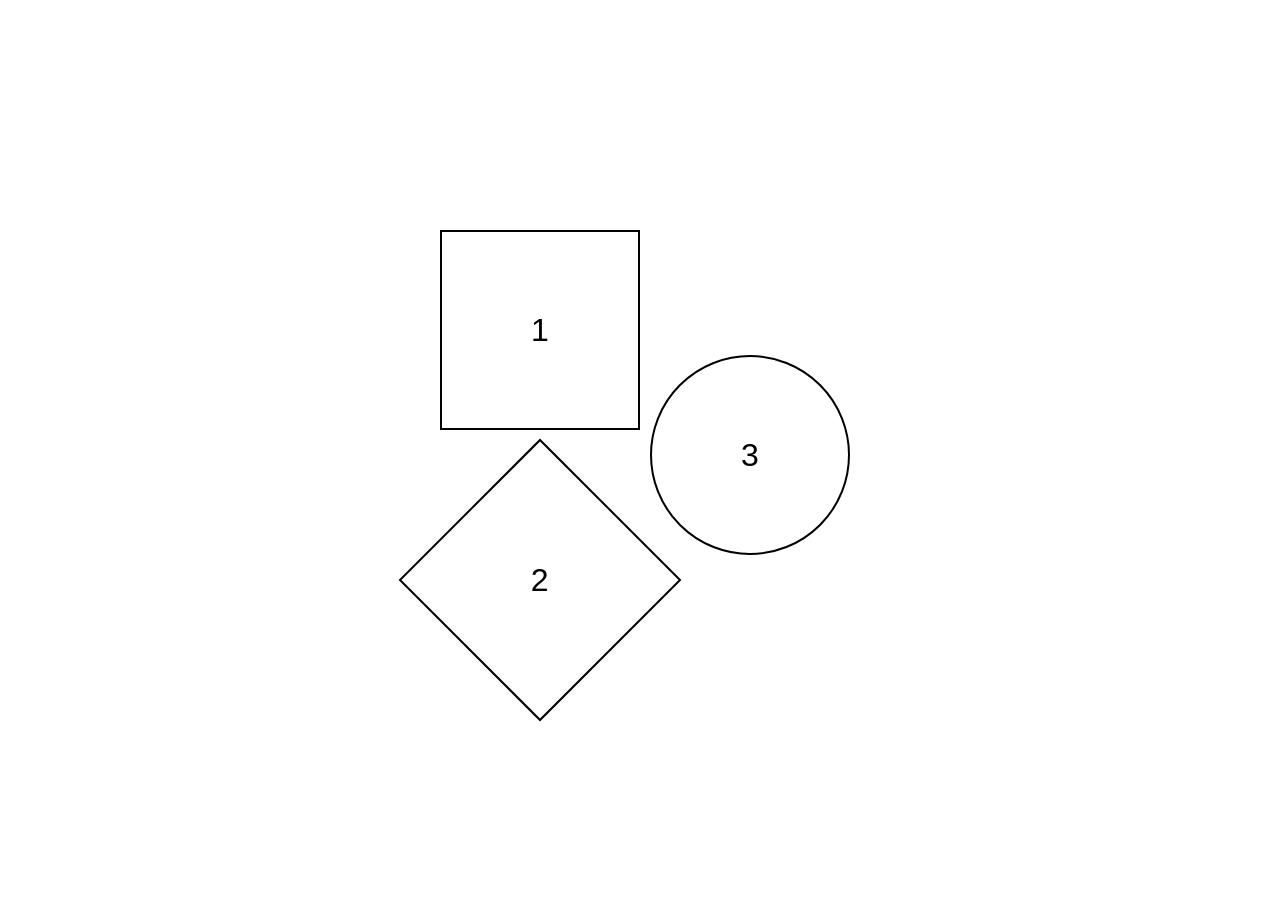
<file: index.html>
<!DOCTYPE html>
<html lang="en">
<head>
    <meta charset="UTF-8">
    <meta name="viewport" content="width=device-width, initial-scale=1.0">
    <title>Shapes Game</title>
    <link rel="stylesheet" href="style.css">
</head>
<body>
    <div id="main">
        <div id="box1">
            <div id ="square" class="shape"><h1>1</h1></div>
            <div id = "diamond" class="shape"><h1>2</h1></div>
        </div>
        <div id = "circle" class="shape"><h1>3</h1></div>
    </div>
</body>
</html>
</file>
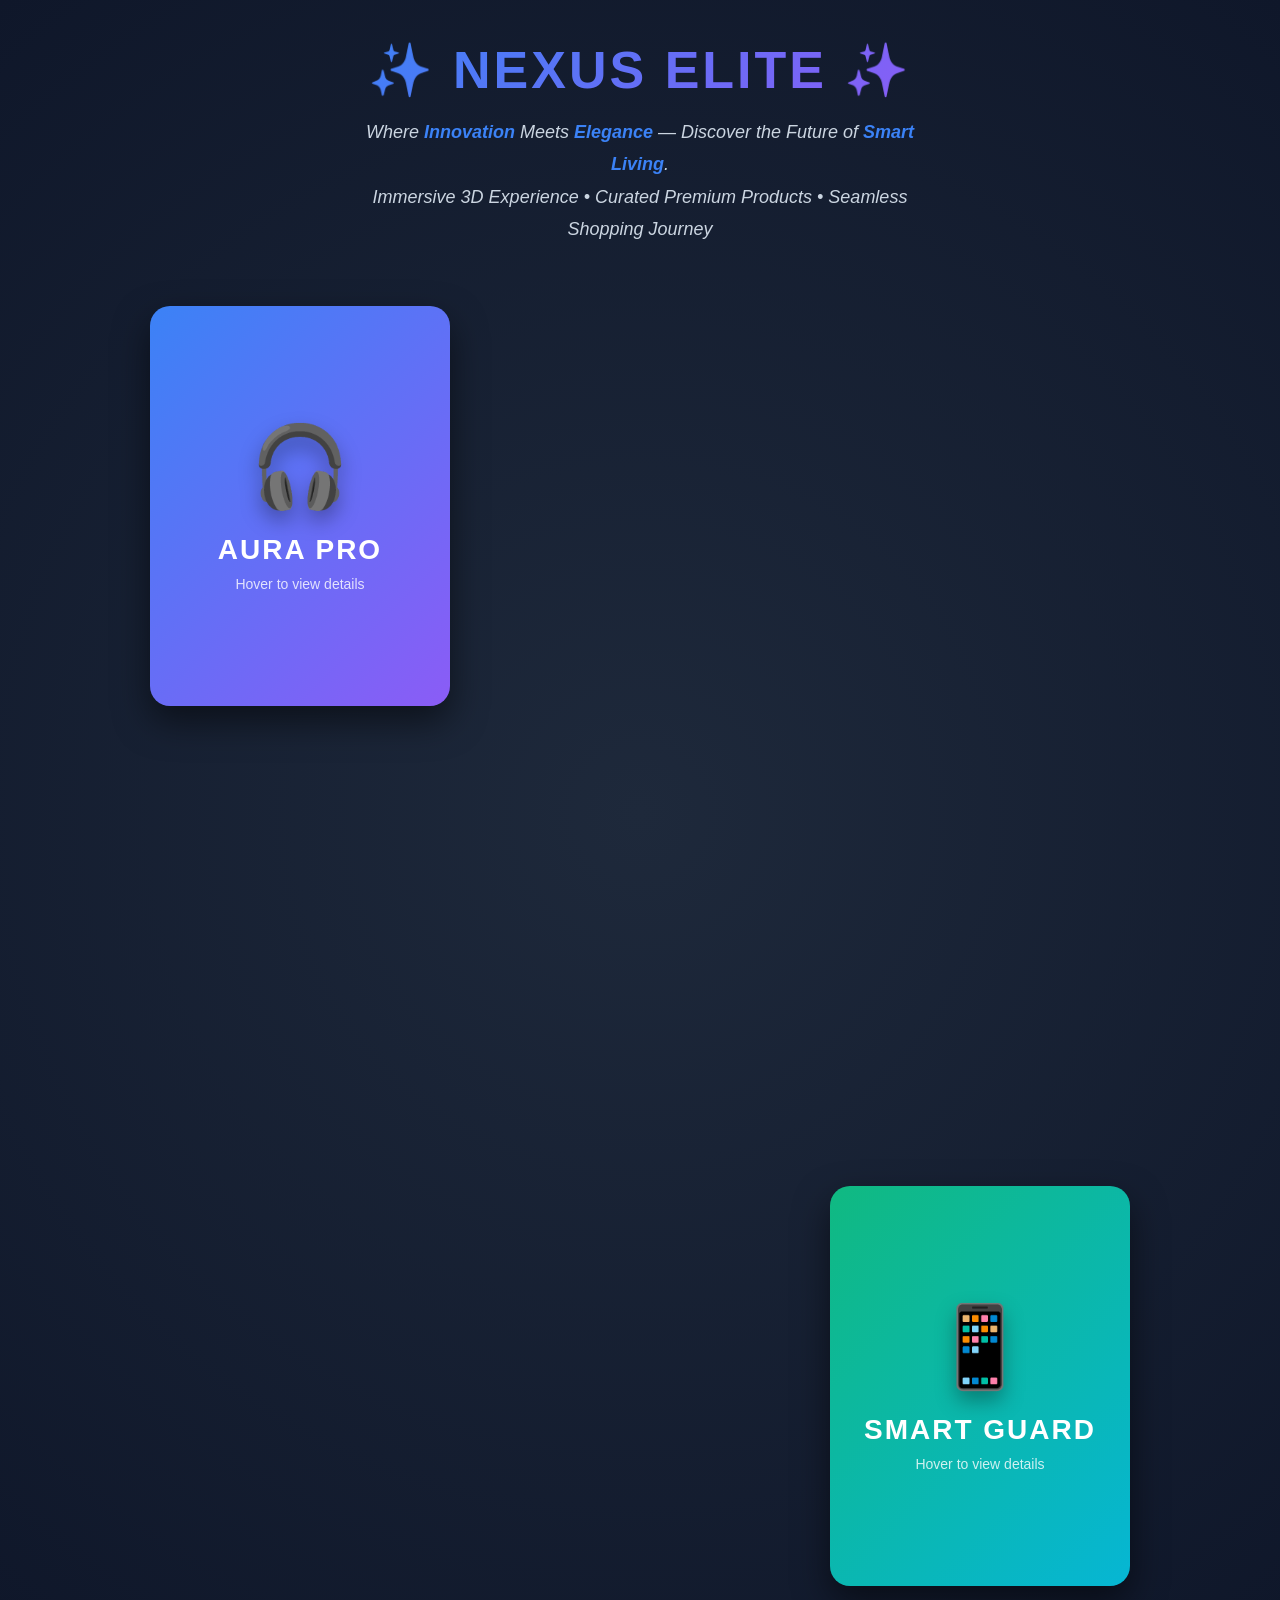
<file: flipcard.html>
<!DOCTYPE html>
<html lang="en">
<head>
    <meta charset="UTF-8">
    <meta name="viewport" content="width=device-width, initial-scale=1.0">
    <title>3D Product Showcase</title>
    <style>
        * {
            margin: 0;
            padding: 0;
            box-sizing: border-box;
            font-family: 'Segoe UI', Tahoma, Geneva, Verdana, sans-serif;
        }

        body {
            min-height: 100vh;
            display: flex;
            flex-direction: column;
            align-items: center;
            justify-content: center;
            background: radial-gradient(circle at center, #1e293b, #0f172a);
            color: #ffffff;
            padding: 40px 20px;
        }

        .header-section {
            text-align: center;
            margin-bottom: 60px;
            animation: fadeInDown 1s ease-out;
        }

        .main-title {
            font-size: 52px;
            font-weight: 800;
            letter-spacing: 3px;
            margin-bottom: 15px;
            background: linear-gradient(135deg, #3b82f6, #8b5cf6, #f43f5e, #10b981);
            background-size: 300% 300%;
            -webkit-background-clip: text;
            -webkit-text-fill-color: transparent;
            background-clip: text;
            animation: gradientShift 8s ease infinite, textBounce 2s ease-in-out infinite;
        }

        .subtitle {
            font-size: 18px;
            color: #cbd5e1;
            max-width: 600px;
            line-height: 1.8;
            margin: 0 auto;
            animation: fadeInUp 1.2s ease-out;
            font-style: italic;
        }

        .subtitle span {
            color: #3b82f6;
            font-weight: 600;
        }

        @keyframes fadeInDown {
            from {
                opacity: 0;
                transform: translateY(-30px);
            }
            to {
                opacity: 1;
                transform: translateY(0);
            }
        }

        @keyframes fadeInUp {
            from {
                opacity: 0;
                transform: translateY(30px);
            }
            to {
                opacity: 1;
                transform: translateY(0);
            }
        }

        @keyframes gradientShift {
            0% {
                background-position: 0% 50%;
            }
            50% {
                background-position: 100% 50%;
            }
            100% {
                background-position: 0% 50%;
            }
        }

        @keyframes textBounce {
            0%, 100% {
                transform: translateY(0);
            }
            50% {
                transform: translateY(-10px);
            }
        }

        .showcase {
            display: flex;
            gap: 40px;
            flex-wrap: wrap;
            justify-content: center;
            max-width: 1200px;
        }

        .card-container {
            width: 300px;
            height: 400px;
            perspective: 1000px;
            cursor: pointer;
        }

        .card-inner {
            width: 100%;
            height: 100%;
            position: relative;
            transition: transform 0.8s cubic-bezier(0.175, 0.885, 0.32, 1.275);
            transform-style: preserve-3d;
        }

        .card-container:hover .card-inner {
            transform: rotateY(180deg) translateY(-10px);
        }

        .card-front, .card-back {
            width: 100%;
            height: 100%;
            position: absolute;
            backface-visibility: hidden;
            border-radius: 20px;
            display: flex;
            flex-direction: column;
            align-items: center;
            justify-content: center;
            padding: 30px;
            box-shadow: 0 15px 35px rgba(0, 0, 0, 0.5);
        }

        .theme-1 .card-front { background: linear-gradient(135deg, #3b82f6, #8b5cf6); }
        .theme-2 .card-front { background: linear-gradient(135deg, #f43f5e, #fb923c); }
        .theme-3 .card-front { background: linear-gradient(135deg, #10b981, #06b6d4); }

        .product-icon {
            font-size: 80px;
            margin-bottom: 20px;
            filter: drop-shadow(0 10px 10px rgba(0,0,0,0.3));
            transition: transform 0.3s;
        }

        .card-container:hover .product-icon {
            transform: scale(1.1);
        }

        .card-front h2 {
            font-size: 28px;
            font-weight: 700;
            letter-spacing: 2px;
            text-transform: uppercase;
            text-align: center;
        }

        .card-front p {
            margin-top: 10px;
            font-size: 14px;
            color: rgba(255, 255, 255, 0.8);
        }

        .card-back {
            background-color: #1e293b;
            transform: rotateY(180deg);
            border: 2px solid transparent;
        }

        .theme-1 .card-back { border-color: #8b5cf6; }
        .theme-2 .card-back { border-color: #f43f5e; }
        .theme-3 .card-back { border-color: #10b981; }

        .card-back h3 {
            font-size: 22px;
            margin-bottom: 15px;
        }

        .theme-1 .card-back h3 { color: #8b5cf6; }
        .theme-2 .card-back h3 { color: #f43f5e; }
        .theme-3 .card-back h3 { color: #10b981; }

        .details {
            font-size: 14px;
            line-height: 1.6;
            text-align: center;
            color: #cbd5e1;
            margin-bottom: 30px;
        }

        .btn {
            color: white;
            border: none;
            padding: 12px 25px;
            border-radius: 30px;
            font-size: 16px;
            font-weight: 600;
            cursor: pointer;
            transition: transform 0.2s, filter 0.3s;
        }

        .theme-1 .btn { background-color: #8b5cf6; }
        .theme-2 .btn { background-color: #f43f5e; }
        .theme-3 .btn { background-color: #10b981; }

        .btn:hover {
            transform: scale(1.05);
            filter: brightness(1.2);
        }
    </style>
</head>
<body>
    <div class="header-section">
        <h1 class="main-title">✨ NEXUS ELITE ✨</h1>
        <p class="subtitle">
            Where <span>Innovation</span> Meets <span>Elegance</span> — Discover the Future of 
            <span>Smart Living</span>. 
            <br>
            Immersive 3D Experience • Curated Premium Products • Seamless Shopping Journey
        </p>
    </div>

    <div class="showcase">
        <div class="card-container theme-1">
            <div class="card-inner">
                <div class="card-front">
                    <div class="product-icon">🎧</div>
                    <h2>Aura Pro</h2>
                    <p>Hover to view details</p>
                </div>
                <div class="card-back">
                    <h3>Product Details</h3>
                    <p class="details">
                        Experience studio-quality sound with next-generation active noise cancellation and a 40-hour battery life.
                    </p>
                    <button class="btn">Add to Cart - $199</button>
                </div>
            </div>
        </div>

        <div class="card-container theme-2">
            <div class="card-inner">
                <div class="card-front">
                    <div class="product-icon">⌚</div>
                    <h2>Nova Fit</h2>
                    <p>Hover to view details</p>
                </div>
                <div class="card-back">
                    <h3>Product Details</h3>
                    <p class="details">
                        Track your fitness journey with precision. Features advanced biometrics, GPS, and an OLED display.
                    </p>
                    <button class="btn">Add to Cart - $249</button>
                </div>
            </div>
        </div>

        <div class="card-container theme-3">
            <div class="card-inner">
                <div class="card-front">
                    <div class="product-icon">📸</div>
                    <h2>Eco Lens</h2>
                    <p>Hover to view details</p>
                </div>
                <div class="card-back">
                    <h3>Product Details</h3>
                    <p class="details">
                        Capture the world in stunning 4K. Built with sustainable materials and an ultra-wide angle lens.
                    </p>
                    <button class="btn">Add to Cart - $599</button>
                </div>
            </div>
        </div>

        <div class="card-container theme-1">
            <div class="card-inner">
                <div class="card-front">
                    <div class="product-icon">⌨️</div>
                    <h2>Pulse Key</h2>
                    <p>Hover to view details</p>
                </div>
                <div class="card-back">
                    <h3>Product Details</h3>
                    <p class="details">
                        Mechanical keyboard with RGB lighting. Lightning-fast switches with 8000Hz polling rate for gamers.
                    </p>
                    <button class="btn">Add to Cart - $149</button>
                </div>
            </div>
        </div>

        <div class="card-container theme-2">
            <div class="card-inner">
                <div class="card-front">
                    <div class="product-icon">🖱️</div>
                    <h2>Glide Max</h2>
                    <p>Hover to view details</p>
                </div>
                <div class="card-back">
                    <h3>Product Details</h3>
                    <p class="details">
                        Ultra-responsive gaming mouse with adjustable DPI up to 25,600. Wireless with 100-hour battery.
                    </p>
                    <button class="btn">Add to Cart - $79</button>
                </div>
            </div>
        </div>

        <div class="card-container theme-3">
            <div class="card-inner">
                <div class="card-front">
                    <div class="product-icon">🎮</div>
                    <h2>Nexus Pro</h2>
                    <p>Hover to view details</p>
                </div>
                <div class="card-back">
                    <h3>Product Details</h3>
                    <p class="details">
                        Next-gen gaming controller with haptic feedback and adaptive triggers. Compatible with all platforms.
                    </p>
                    <button class="btn">Add to Cart - $89</button>
                </div>
            </div>
        </div>

        <div class="card-container theme-1">
            <div class="card-inner">
                <div class="card-front">
                    <div class="product-icon">💻</div>
                    <h2>Apex Desk</h2>
                    <p>Hover to view details</p>
                </div>
                <div class="card-back">
                    <h3>Product Details</h3>
                    <p class="details">
                        Electric standing desk with memory presets. Anti-collision technology and ultra-smooth height adjustment.
                    </p>
                    <button class="btn">Add to Cart - $399</button>
                </div>
            </div>
        </div>

        <div class="card-container theme-2">
            <div class="card-inner">
                <div class="card-front">
                    <div class="product-icon">🔌</div>
                    <h2>Volt Hub</h2>
                    <p>Hover to view details</p>
                </div>
                <div class="card-back">
                    <h3>Product Details</h3>
                    <p class="details">
                        Fast-charging hub with 6 USB ports. Supports 100W power delivery with intelligent charging technology.
                    </p>
                    <button class="btn">Add to Cart - $49</button>
                </div>
            </div>
        </div>

        <div class="card-container theme-3">
            <div class="card-inner">
                <div class="card-front">
                    <div class="product-icon">📱</div>
                    <h2>Smart Guard</h2>
                    <p>Hover to view details</p>
                </div>
                <div class="card-back">
                    <h3>Product Details</h3>
                    <p class="details">
                        Premium glass screen protector with anti-glare technology. Fits all modern smartphones with easy installation.
                    </p>
                    <button class="btn">Add to Cart - $19</button>
                </div>
            </div>
        </div>
    </div>
</body>
</html>
</file>
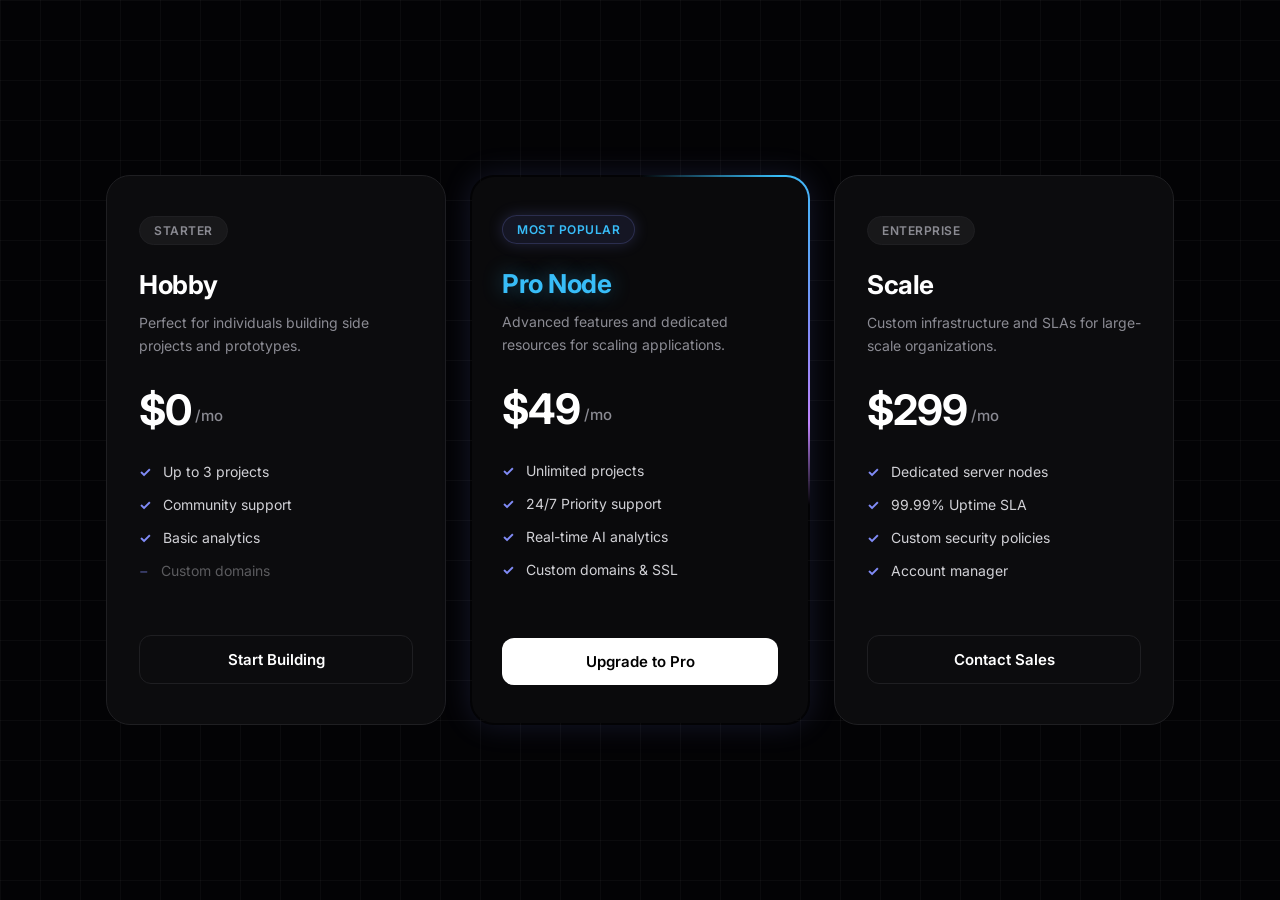
<file: GlowingBorder.html>
<!DOCTYPE html>
<html lang="en">
<head>
    <meta charset="UTF-8">
    <meta name="viewport" content="width=device-width, initial-scale=1.0">
    <title>Next-Gen Pricing Cards</title>
    <style>
        @import url('https://fonts.googleapis.com/css2?family=Inter:wght@300;400;500;600;700&display=swap');

        :root {
            --bg-color: #030305;
            --card-bg: #0c0c0e;
            --card-border: #1f1f22;
            --text-primary: #ffffff;
            --text-secondary: #8b8b93;
            --glow-color-1: #38bdf8;
            --glow-color-2: #818cf8;
            --glow-color-3: #c084fc;
        }

        * {
            margin: 0;
            padding: 0;
            box-sizing: border-box;
            font-family: 'Inter', sans-serif;
        }

        body {
            min-height: 100vh;
            display: flex;
            align-items: center;
            justify-content: center;
            background-color: var(--bg-color);
            color: var(--text-primary);
            padding: 40px 20px;
            /* Subtle modern grid background */
            background-image: 
                linear-gradient(rgba(255, 255, 255, 0.03) 1px, transparent 1px),
                linear-gradient(90deg, rgba(255, 255, 255, 0.03) 1px, transparent 1px);
            background-size: 40px 40px;
        }

        .pricing-container {
            display: flex;
            gap: 24px;
            flex-wrap: wrap;
            justify-content: center;
            max-width: 1200px;
            width: 100%;
        }

        /* Base Card Styling */
        .card {
            width: 100%;
            max-width: 340px;
            background-color: var(--card-bg);
            border: 1px solid var(--card-border);
            border-radius: 24px;
            padding: 40px 32px;
            display: flex;
            flex-direction: column;
            transition: transform 0.4s ease, box-shadow 0.4s ease;
            position: relative;
        }

        .card:hover {
            transform: translateY(-8px);
            box-shadow: 0 20px 40px rgba(0, 0, 0, 0.4);
        }

        /* The Highlighted Animated Glow Card */
        .card-premium-wrapper {
            position: relative;
            width: 100%;
            max-width: 340px;
            border-radius: 24px;
            padding: 2px; /* This padding creates the border thickness */
            overflow: hidden;
            display: flex;
            transition: transform 0.4s ease, box-shadow 0.4s ease;
            box-shadow: 0 0 30px rgba(129, 140, 248, 0.15);
        }

        .card-premium-wrapper:hover {
            transform: translateY(-8px);
            box-shadow: 0 0 50px rgba(129, 140, 248, 0.3);
        }

        /* Rotating Gradient */
        .card-premium-wrapper::before {
            content: "";
            position: absolute;
            top: -50%;
            left: -50%;
            width: 200%;
            height: 200%;
            background: conic-gradient(
                transparent, 
                var(--glow-color-1), 
                var(--glow-color-2), 
                var(--glow-color-3), 
                transparent 30%
            );
            animation: rotate-border 4s linear infinite;
        }

        @keyframes rotate-border {
            0% { transform: rotate(0deg); }
            100% { transform: rotate(360deg); }
        }

        /* Inner Premium Card masking the gradient center */
        .card-premium-inner {
            background-color: #0a0a0c;
            border-radius: 22px;
            padding: 38px 30px;
            width: 100%;
            display: flex;
            flex-direction: column;
            z-index: 2;
        }

        .tag {
            align-self: flex-start;
            padding: 6px 14px;
            border-radius: 20px;
            font-size: 12px;
            font-weight: 600;
            letter-spacing: 0.5px;
            text-transform: uppercase;
            margin-bottom: 24px;
        }

        .tag-basic {
            background: rgba(255, 255, 255, 0.05);
            color: var(--text-secondary);
            border: 1px solid var(--card-border);
        }

        .tag-premium {
            background: rgba(129, 140, 248, 0.1);
            color: var(--glow-color-1);
            border: 1px solid rgba(129, 140, 248, 0.2);
            box-shadow: 0 0 15px rgba(129, 140, 248, 0.2);
        }

        .title {
            font-size: 26px;
            font-weight: 700;
            margin-bottom: 12px;
            letter-spacing: -0.5px;
        }

        .premium-text {
            color: var(--glow-color-1);
            text-shadow: 0 0 20px rgba(56, 189, 248, 0.4);
        }

        .description {
            color: var(--text-secondary);
            font-size: 14px;
            line-height: 1.6;
            margin-bottom: 32px;
            min-height: 44px;
        }

        .price-container {
            margin-bottom: 32px;
            display: flex;
            align-items: flex-end;
            gap: 4px;
        }

        .price {
            font-size: 42px;
            font-weight: 700;
            line-height: 1;
            letter-spacing: -1px;
        }

        .interval {
            color: var(--text-secondary);
            font-size: 15px;
            font-weight: 500;
            padding-bottom: 6px;
        }

        .features-list {
            list-style: none;
            margin-bottom: 40px;
            flex-grow: 1;
        }

        .feature-item {
            display: flex;
            align-items: center;
            gap: 12px;
            font-size: 14px;
            color: #d1d1d6;
            margin-bottom: 16px;
        }

        .check-icon {
            color: var(--glow-color-2);
            font-size: 14px;
            font-weight: bold;
        }

        .btn {
            width: 100%;
            padding: 14px 0;
            border-radius: 12px;
            font-size: 15px;
            font-weight: 600;
            text-align: center;
            text-decoration: none;
            transition: all 0.3s ease;
            cursor: pointer;
            border: none;
        }

        .btn-outline {
            background: transparent;
            color: var(--text-primary);
            border: 1px solid var(--card-border);
        }

        .btn-outline:hover {
            background: rgba(255, 255, 255, 0.05);
            border-color: #3f3f46;
        }

        .btn-filled {
            background: var(--text-primary);
            color: #000000;
        }

        .btn-filled:hover {
            transform: scale(1.02);
            box-shadow: 0 10px 20px rgba(255, 255, 255, 0.1);
        }
    </style>
</head>
<body>

    <div class="pricing-container">
        
        <!-- Standard Card -->
        <div class="card">
            <span class="tag tag-basic">Starter</span>
            <h2 class="title">Hobby</h2>
            <p class="description">Perfect for individuals building side projects and prototypes.</p>
            
            <div class="price-container">
                <span class="price">$0</span>
                <span class="interval">/mo</span>
            </div>

            <ul class="features-list">
                <li class="feature-item"><span class="check-icon">✓</span> Up to 3 projects</li>
                <li class="feature-item"><span class="check-icon">✓</span> Community support</li>
                <li class="feature-item"><span class="check-icon">✓</span> Basic analytics</li>
                <li class="feature-item" style="opacity: 0.4;"><span class="check-icon">−</span> Custom domains</li>
            </ul>

            <a href="#" class="btn btn-outline">Start Building</a>
        </div>

        <!-- Animated Glowing Card -->
        <div class="card-premium-wrapper">
            <div class="card-premium-inner">
                <span class="tag tag-premium">Most Popular</span>
                <h2 class="title premium-text">Pro Node</h2>
                <p class="description">Advanced features and dedicated resources for scaling applications.</p>
                
                <div class="price-container">
                    <span class="price">$49</span>
                    <span class="interval">/mo</span>
                </div>

                <ul class="features-list">
                    <li class="feature-item"><span class="check-icon">✓</span> Unlimited projects</li>
                    <li class="feature-item"><span class="check-icon">✓</span> 24/7 Priority support</li>
                    <li class="feature-item"><span class="check-icon">✓</span> Real-time AI analytics</li>
                    <li class="feature-item"><span class="check-icon">✓</span> Custom domains & SSL</li>
                </ul>

                <a href="#" class="btn btn-filled">Upgrade to Pro</a>
            </div>
        </div>

        <!-- Standard Card -->
        <div class="card">
            <span class="tag tag-basic">Enterprise</span>
            <h2 class="title">Scale</h2>
            <p class="description">Custom infrastructure and SLAs for large-scale organizations.</p>
            
            <div class="price-container">
                <span class="price">$299</span>
                <span class="interval">/mo</span>
            </div>

            <ul class="features-list">
                <li class="feature-item"><span class="check-icon">✓</span> Dedicated server nodes</li>
                <li class="feature-item"><span class="check-icon">✓</span> 99.99% Uptime SLA</li>
                <li class="feature-item"><span class="check-icon">✓</span> Custom security policies</li>
                <li class="feature-item"><span class="check-icon">✓</span> Account manager</li>
            </ul>

            <a href="#" class="btn btn-outline">Contact Sales</a>
        </div>

    </div>

</body>
</html>
</file>
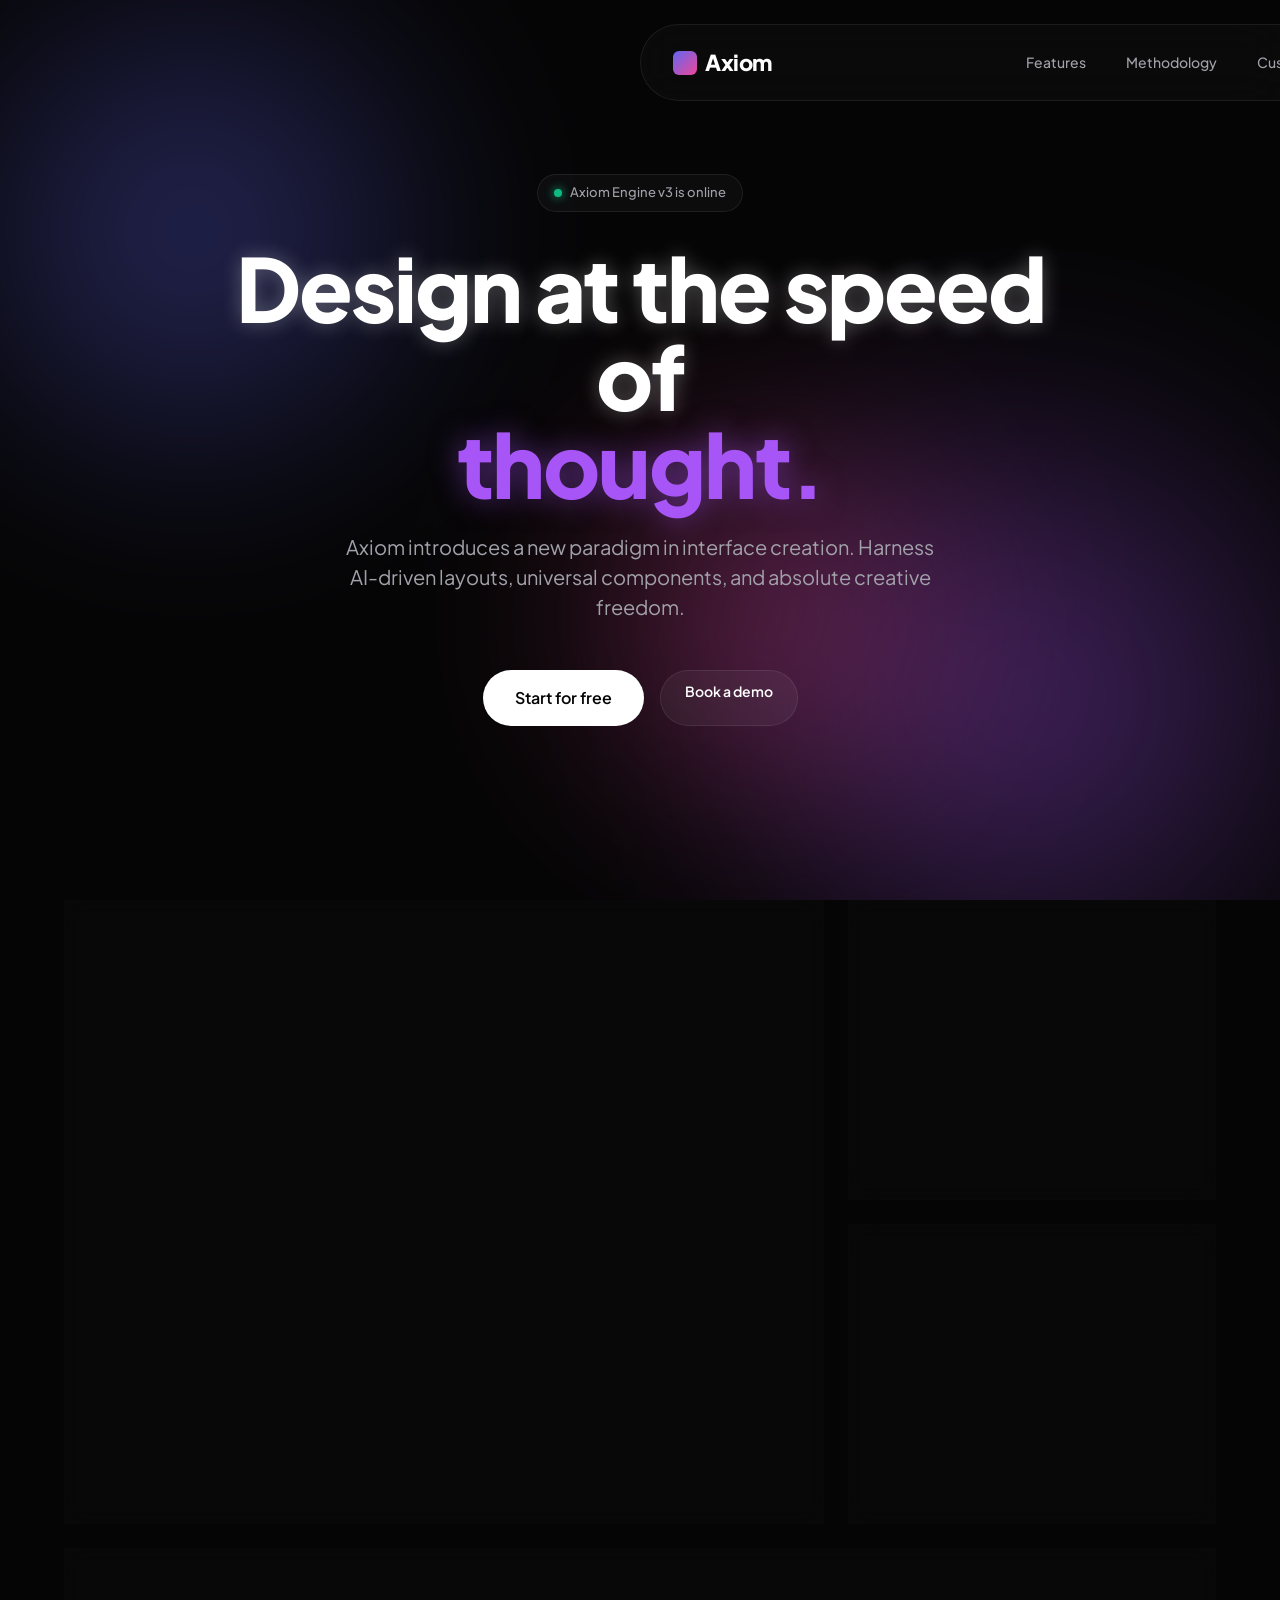
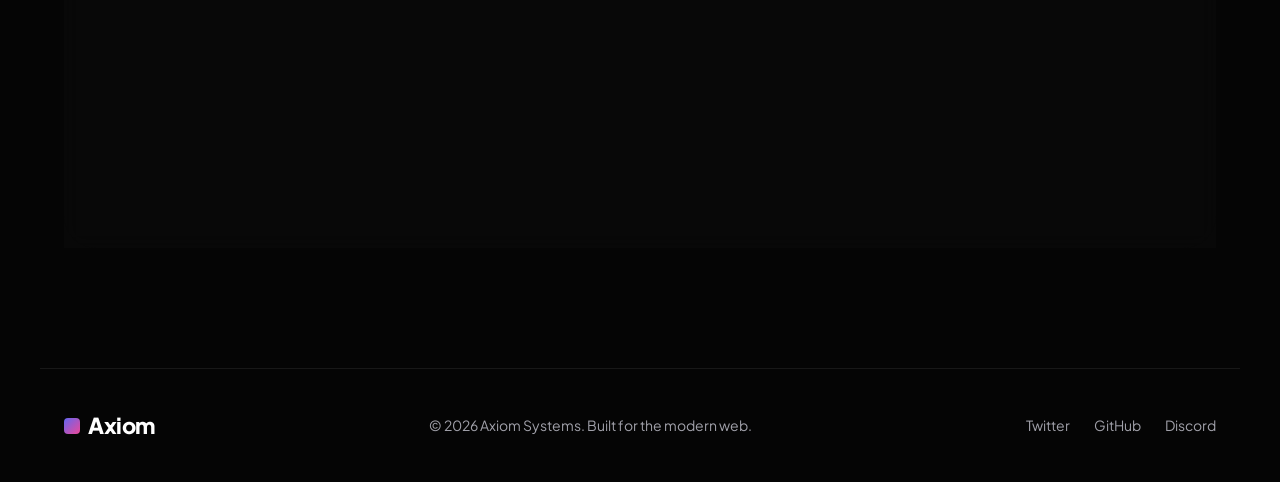
<file: landing_page.html>
<!DOCTYPE html>
<html lang="en">
<head>
    <meta charset="UTF-8">
    <meta name="viewport" content="width=device-width, initial-scale=1.0">
    <title>Axiom - Next-Gen Platform</title>
    <style>
        @import url('https://fonts.googleapis.com/css2?family=Plus+Jakarta+Sans:wght@300;400;500;600;700;800&display=swap');

        :root {
            --bg: #050505;
            --surface: #0e0e0e;
            --surface-hover: #171717;
            --border: rgba(255, 255, 255, 0.08);
            --text-primary: #ffffff;
            --text-secondary: #a1a1aa;
            --accent-1: #6366f1;
            --accent-2: #a855f7;
            --accent-3: #ec4899;
        }

        * {
            margin: 0;
            padding: 0;
            box-sizing: border-box;
            font-family: 'Plus Jakarta Sans', sans-serif;
        }

        body {
            background-color: var(--bg);
            color: var(--text-primary);
            overflow-x: hidden;
            line-height: 1.5;
        }

        ::-webkit-scrollbar {
            width: 10px;
        }

        ::-webkit-scrollbar-track {
            background: var(--bg);
        }

        ::-webkit-scrollbar-thumb {
            background: #27272a;
            border-radius: 5px;
        }

        .mesh-bg {
            position: fixed;
            top: 0;
            left: 0;
            width: 100vw;
            height: 100vh;
            z-index: -1;
            overflow: hidden;
            background: var(--bg);
        }

        .mesh-blob {
            position: absolute;
            filter: blur(90px);
            opacity: 0.4;
            animation: moveBlob 20s infinite alternate;
        }

        .blob-1 {
            top: -10%;
            left: -10%;
            width: 50vw;
            height: 50vw;
            background: radial-gradient(circle, var(--accent-1), transparent 70%);
            animation-delay: 0s;
        }

        .blob-2 {
            bottom: -20%;
            right: -10%;
            width: 60vw;
            height: 60vw;
            background: radial-gradient(circle, var(--accent-2), transparent 70%);
            animation-delay: -5s;
        }

        .blob-3 {
            top: 40%;
            left: 40%;
            width: 40vw;
            height: 40vw;
            background: radial-gradient(circle, var(--accent-3), transparent 70%);
            animation-delay: -10s;
        }

        @keyframes moveBlob {
            0% { transform: translate(0, 0) scale(1); }
            50% { transform: translate(10%, 10%) scale(1.1); }
            100% { transform: translate(-5%, 5%) scale(0.9); }
        }

        @keyframes revealUp {
            from { opacity: 0; transform: translateY(40px); }
            to { opacity: 1; transform: translateY(0); }
        }

        nav {
            position: fixed;
            top: 24px;
            left: 50%;
            transform: translateX(-50%);
            width: 90%;
            max-width: 1200px;
            display: flex;
            justify-content: space-between;
            align-items: center;
            padding: 16px 32px;
            background: rgba(14, 14, 14, 0.6);
            backdrop-filter: blur(20px);
            -webkit-backdrop-filter: blur(20px);
            border: 1px solid var(--border);
            border-radius: 100px;
            z-index: 100;
            animation: revealUp 1s cubic-bezier(0.16, 1, 0.3, 1) forwards;
        }

        .logo {
            font-size: 22px;
            font-weight: 800;
            letter-spacing: -0.5px;
            color: var(--text-primary);
            text-decoration: none;
            display: flex;
            align-items: center;
            gap: 8px;
        }

        .logo-mark {
            width: 24px;
            height: 24px;
            background: linear-gradient(135deg, var(--accent-1), var(--accent-3));
            border-radius: 6px;
        }

        .nav-links {
            display: flex;
            gap: 40px;
        }

        .nav-links a {
            color: var(--text-secondary);
            text-decoration: none;
            font-weight: 500;
            font-size: 14px;
            transition: color 0.3s ease;
        }

        .nav-links a:hover {
            color: var(--text-primary);
        }

        .nav-actions {
            display: flex;
            gap: 16px;
            align-items: center;
        }

        .btn-glass {
            color: var(--text-primary);
            text-decoration: none;
            font-size: 14px;
            font-weight: 600;
            padding: 10px 24px;
            border-radius: 100px;
            background: rgba(255, 255, 255, 0.05);
            border: 1px solid var(--border);
            transition: all 0.3s ease;
        }

        .btn-glass:hover {
            background: rgba(255, 255, 255, 0.1);
            transform: scale(1.05);
        }

        .hero {
            min-height: 100vh;
            display: flex;
            flex-direction: column;
            align-items: center;
            justify-content: center;
            text-align: center;
            padding: 0 20px;
            position: relative;
            z-index: 10;
        }

        .status-pill {
            display: inline-flex;
            align-items: center;
            gap: 8px;
            padding: 8px 16px;
            background: rgba(255, 255, 255, 0.03);
            border: 1px solid var(--border);
            border-radius: 100px;
            font-size: 13px;
            font-weight: 500;
            color: var(--text-secondary);
            margin-bottom: 32px;
            animation: revealUp 1s cubic-bezier(0.16, 1, 0.3, 1) forwards;
            animation-delay: 0.1s;
            opacity: 0;
        }

        .status-dot {
            width: 8px;
            height: 8px;
            background-color: #10b981;
            border-radius: 50%;
            box-shadow: 0 0 10px #10b981;
        }

        .hero h1 {
            font-size: clamp(48px, 8vw, 88px);
            font-weight: 800;
            letter-spacing: -2px;
            line-height: 1;
            margin-bottom: 24px;
            max-width: 900px;
            animation: revealUp 1s cubic-bezier(0.16, 1, 0.3, 1) forwards;
            animation-delay: 0.2s;
            opacity: 0;
        }

        /* Replaced the clip properties with a solid color and a subtle glow */
        .text-gradient {
            color: #ffffff;
            text-shadow: 0 0 20px rgba(255, 255, 255, 0.3);
        }

        .text-accent {
            color: var(--accent-2);
            text-shadow: 0 0 30px rgba(168, 85, 247, 0.5);
        }

        .hero p {
            font-size: clamp(16px, 2vw, 20px);
            color: var(--text-secondary);
            max-width: 600px;
            margin-bottom: 48px;
            animation: revealUp 1s cubic-bezier(0.16, 1, 0.3, 1) forwards;
            animation-delay: 0.3s;
            opacity: 0;
        }

        .cta-group {
            display: flex;
            gap: 16px;
            animation: revealUp 1s cubic-bezier(0.16, 1, 0.3, 1) forwards;
            animation-delay: 0.4s;
            opacity: 0;
        }

        .btn-primary {
            background: var(--text-primary);
            color: var(--bg);
            padding: 16px 32px;
            border-radius: 100px;
            text-decoration: none;
            font-weight: 600;
            font-size: 16px;
            transition: all 0.3s ease;
            position: relative;
            overflow: hidden;
        }

        .btn-primary:hover {
            transform: translateY(-2px);
            box-shadow: 0 10px 40px rgba(255, 255, 255, 0.2);
        }

        .bento-section {
            max-width: 1200px;
            margin: 0 auto 120px;
            padding: 0 24px;
            z-index: 10;
            position: relative;
        }

        .bento-grid {
            display: grid;
            grid-template-columns: repeat(3, 1fr);
            grid-auto-rows: minmax(300px, auto);
            gap: 24px;
        }

        .bento-card {
            background: rgba(14, 14, 14, 0.4);
            backdrop-filter: blur(10px);
            -webkit-backdrop-filter: blur(10px);
            border: 1px solid var(--border);
            border-radius: 32px;
            padding: 40px;
            display: flex;
            flex-direction: column;
            position: relative;
            overflow: hidden;
            transition: all 0.4s cubic-bezier(0.16, 1, 0.3, 1);
            opacity: 0;
            transform: translateY(40px);
        }

        .bento-grid:hover > .bento-card {
            opacity: 0.5;
        }

        .bento-grid > .bento-card:hover {
            opacity: 1;
            transform: translateY(-5px);
            border-color: rgba(255, 255, 255, 0.2);
            background: rgba(255, 255, 255, 0.03);
            box-shadow: 0 20px 40px rgba(0, 0, 0, 0.4);
        }

        .bento-card::before {
            content: '';
            position: absolute;
            top: 0;
            left: 0;
            width: 100%;
            height: 100%;
            background: radial-gradient(800px circle at var(--mouse-x) var(--mouse-y), rgba(255, 255, 255, 0.06), transparent 40%);
            z-index: 0;
            opacity: 0;
            transition: opacity 0.3s;
            pointer-events: none;
        }

        .bento-card:hover::before {
            opacity: 1;
        }

        .card-large {
            grid-column: span 2;
            grid-row: span 2;
        }

        .card-wide {
            grid-column: span 3;
        }

        .bento-content {
            position: relative;
            z-index: 1;
            height: 100%;
            display: flex;
            flex-direction: column;
        }

        .bento-icon {
            width: 48px;
            height: 48px;
            background: rgba(255, 255, 255, 0.05);
            border: 1px solid var(--border);
            border-radius: 16px;
            display: flex;
            align-items: center;
            justify-content: center;
            font-size: 20px;
            margin-bottom: auto;
        }

        .bento-title {
            font-size: 24px;
            font-weight: 700;
            margin-top: 24px;
            margin-bottom: 12px;
        }

        .card-large .bento-title {
            font-size: 40px;
            letter-spacing: -1px;
            line-height: 1.1;
        }

        .bento-desc {
            color: var(--text-secondary);
            font-size: 15px;
        }

        .card-large .bento-desc {
            font-size: 18px;
            max-width: 80%;
        }

        .ui-mockup {
            margin-top: 40px;
            flex-grow: 1;
            background: rgba(0, 0, 0, 0.3);
            border: 1px solid var(--border);
            border-radius: 16px;
            position: relative;
            overflow: hidden;
        }

        .ui-mockup-inner {
            position: absolute;
            top: 20px;
            left: 20px;
            right: -20px;
            bottom: -20px;
            background: linear-gradient(135deg, #18181b, #09090b);
            border-radius: 12px;
            border: 1px solid var(--border);
            box-shadow: -10px -10px 30px rgba(0,0,0,0.5);
        }

        footer {
            max-width: 1200px;
            margin: 0 auto;
            padding: 40px 24px;
            border-top: 1px solid var(--border);
            display: flex;
            justify-content: space-between;
            align-items: center;
            color: var(--text-secondary);
            font-size: 14px;
            position: relative;
            z-index: 10;
        }

        @media (max-width: 900px) {
            .bento-grid {
                grid-template-columns: 1fr;
            }
            .card-large, .card-wide {
                grid-column: span 1;
            }
            .nav-links {
                display: none;
            }
            nav {
                width: 95%;
                padding: 12px 20px;
            }
        }
    </style>
</head>
<body>

    <div class="mesh-bg">
        <div class="mesh-blob blob-1"></div>
        <div class="mesh-blob blob-2"></div>
        <div class="mesh-blob blob-3"></div>
    </div>

    <nav>
        <a href="#" class="logo">
            <div class="logo-mark"></div>
            Axiom
        </a>
        <div class="nav-links">
            <a href="#">Features</a>
            <a href="#">Methodology</a>
            <a href="#">Customers</a>
            <a href="#">Pricing</a>
        </div>
        <div class="nav-actions">
            <a href="#" class="btn-glass">Login</a>
        </div>
    </nav>

    <section class="hero">
        <div class="status-pill">
            <div class="status-dot"></div>
            Axiom Engine v3 is online
        </div>
        <h1>
            <span class="text-gradient">Design at the speed of</span> <br>
            <span class="text-accent">thought.</span>
        </h1>
        <p>Axiom introduces a new paradigm in interface creation. Harness AI-driven layouts, universal components, and absolute creative freedom.</p>
        <div class="cta-group">
            <a href="#" class="btn-primary">Start for free</a>
            <a href="#" class="btn-glass">Book a demo</a>
        </div>
    </section>

    <section class="bento-section">
        <div class="bento-grid">
            
            <div class="bento-card card-large" style="animation: revealUp 0.8s ease forwards 0.2s;">
                <div class="bento-content">
                    <div class="bento-icon">✨</div>
                    <h3 class="bento-title">Generative Canvas</h3>
                    <p class="bento-desc">Type your ideas and watch as Axiom's neural engine constructs production-ready interfaces in real-time.</p>
                    <div class="ui-mockup">
                        <div class="ui-mockup-inner"></div>
                    </div>
                </div>
            </div>

            <div class="bento-card" style="animation: revealUp 0.8s ease forwards 0.3s;">
                <div class="bento-content">
                    <div class="bento-icon">⚡</div>
                    <h3 class="bento-title">Zero Latency</h3>
                    <p class="bento-desc">Edge-rendered architecture ensures your experiences load instantly across the globe.</p>
                </div>
            </div>

            <div class="bento-card" style="animation: revealUp 0.8s ease forwards 0.4s;">
                <div class="bento-content">
                    <div class="bento-icon">🔒</div>
                    <h3 class="bento-title">Fortified</h3>
                    <p class="bento-desc">Enterprise-grade security protocols active by default. Your intellectual property remains yours.</p>
                </div>
            </div>

            <div class="bento-card card-wide" style="animation: revealUp 0.8s ease forwards 0.5s;">
                <div class="bento-content" style="flex-direction: row; align-items: center; justify-content: space-between;">
                    <div>
                        <div class="bento-icon">🌐</div>
                        <h3 class="bento-title" style="margin-top: 16px;">Universal Ecosystem</h3>
                        <p class="bento-desc">Export seamlessly to React, Vue, Svelte, or native Web Components with a single click.</p>
                    </div>
                    <a href="#" class="btn-glass" style="margin-top: 24px;">Explore Integrations</a>
                </div>
            </div>

        </div>
    </section>

    <footer>
        <div class="logo">
            <div class="logo-mark" style="width: 16px; height: 16px; border-radius: 4px;"></div>
            Axiom
        </div>
        <div>&copy; 2026 Axiom Systems. Built for the modern web.</div>
        <div style="display: flex; gap: 24px;">
            <a href="#" style="color: var(--text-secondary); text-decoration: none;">Twitter</a>
            <a href="#" style="color: var(--text-secondary); text-decoration: none;">GitHub</a>
            <a href="#" style="color: var(--text-secondary); text-decoration: none;">Discord</a>
        </div>
    </footer>

    <script>
        document.querySelectorAll('.bento-card').forEach(card => {
            card.addEventListener('mousemove', e => {
                const rect = card.getBoundingClientRect();
                const x = e.clientX - rect.left;
                const y = e.clientY - rect.top;
                card.style.setProperty('--mouse-x', `${x}px`);
                card.style.setProperty('--mouse-y', `${y}px`);
            });
        });
    </script>
</body>
</html>
</file>
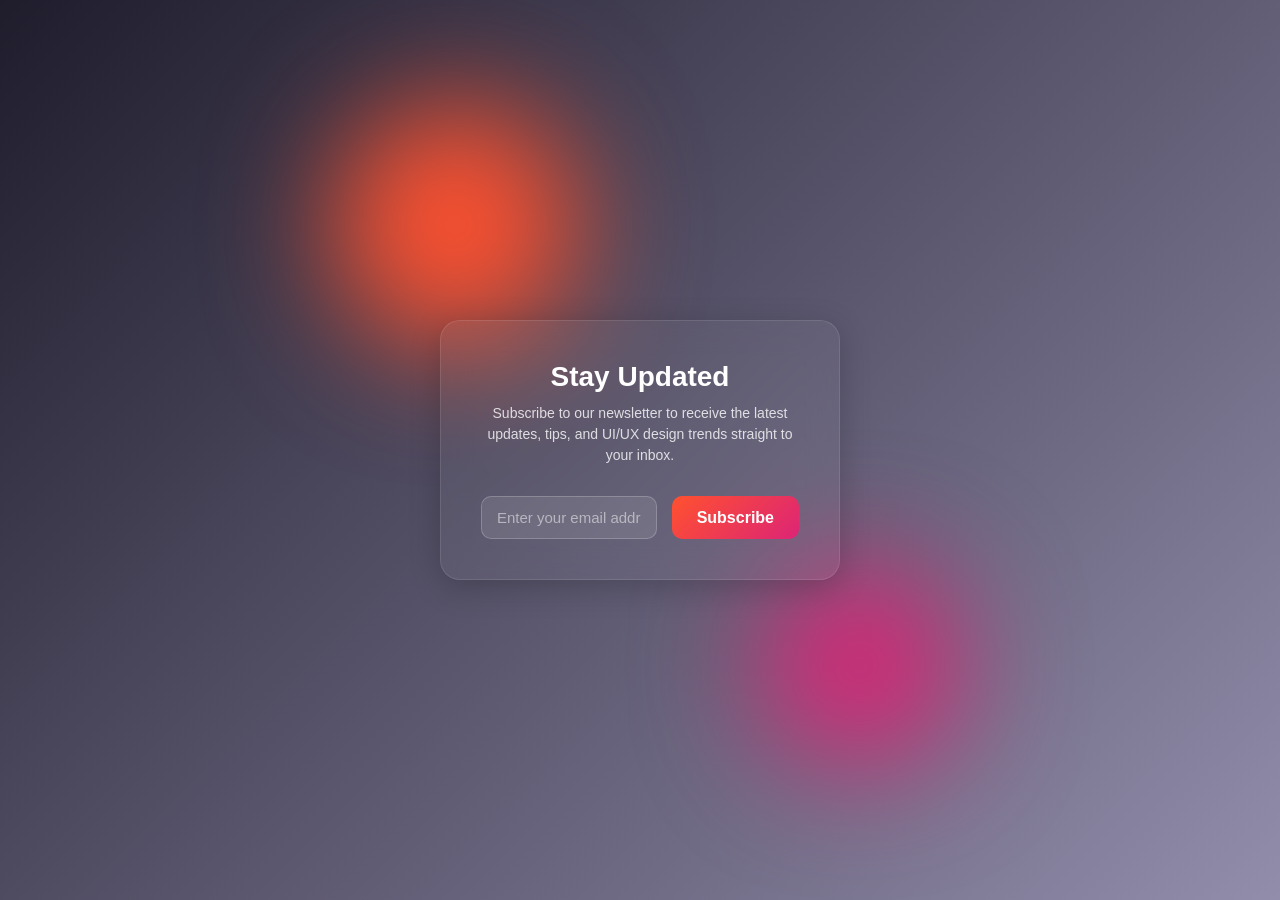
<file: onset.html>
<!DOCTYPE html>
<html lang="en">
<head>
    <meta charset="UTF-8">
    <meta name="viewport" content="width=device-width, initial-scale=1.0">
    <title>Glassmorphism Newsletter UI</title>
    <link rel="stylesheet" href="style.css">
    <style>
        /* Standalone styles for the Newsletter Card */
        body {
            display: flex;
            justify-content: center;
            align-items: center;
            min-height: 100vh;
            margin: 0;
            background: linear-gradient(135deg, #1f1c2c 0%, #928dab 100%);
            font-family: 'Segoe UI', Tahoma, Geneva, Verdana, sans-serif;
            overflow: hidden;
        }

        .background-shapes {
            position: absolute;
            width: 100%;
            height: 100%;
            z-index: -1;
            overflow: hidden;
        }

        .shape {
            position: absolute;
            border-radius: 50%;
            filter: blur(60px);
        }

        .shape.one {
            width: 250px;
            height: 250px;
            background: #ff512f;
            top: 10%;
            left: 25%;
        }

        .shape.two {
            width: 200px;
            height: 200px;
            background: #dd2476;
            bottom: 15%;
            right: 25%;
        }

        .glass-card {
            background: rgba(255, 255, 255, 0.05);
            backdrop-filter: blur(15px);
            -webkit-backdrop-filter: blur(15px);
            border: 1px solid rgba(255, 255, 255, 0.1);
            border-radius: 20px;
            padding: 40px;
            width: 90%;
            max-width: 400px;
            text-align: center;
            box-shadow: 0 8px 32px rgba(0, 0, 0, 0.2);
            color: #ffffff;
        }

        .glass-card h2 {
            margin: 0 0 10px;
            font-size: 28px;
            font-weight: 600;
        }

        .glass-card p {
            margin: 0 0 30px;
            font-size: 14px;
            color: rgba(255, 255, 255, 0.8);
            line-height: 1.5;
        }

        .input-group {
            display: flex;
            flex-direction: column;
            gap: 15px;
        }

        .input-group input {
            width: 100%;
            background: rgba(255, 255, 255, 0.1);
            border: 1px solid rgba(255, 255, 255, 0.2);
            padding: 12px 15px;
            border-radius: 10px;
            color: #fff;
            font-size: 15px;
            outline: none;
            box-sizing: border-box;
            transition: border 0.3s ease;
        }

        .input-group input::placeholder {
            color: rgba(255, 255, 255, 0.5);
        }

        .input-group input:focus {
            border: 1px solid rgba(255, 255, 255, 0.5);
            background: rgba(255, 255, 255, 0.15);
        }

        .submit-btn {
            background: linear-gradient(135deg, #ff512f 0%, #dd2476 100%);
            color: white;
            border: none;
            padding: 12px;
            border-radius: 10px;
            font-size: 16px;
            font-weight: 600;
            cursor: pointer;
            transition: transform 0.2s ease, box-shadow 0.2s ease;
        }

        .submit-btn:hover {
            transform: translateY(-2px);
            box-shadow: 0 5px 15px rgba(221, 36, 118, 0.4);
        }

        /* Responsive styling */
        @media (min-width: 600px) {
            .input-group {
                flex-direction: row;
            }
            .input-group input {
                flex: 1;
            }
            .submit-btn {
                width: auto;
                padding: 12px 25px;
            }
        }
    </style>
</head>
<body>

    <div class="background-shapes">
        <div class="shape one"></div>
        <div class="shape two"></div>
    </div>

    <div class="glass-card">
        <h2>Stay Updated</h2>
        <p>Subscribe to our newsletter to receive the latest updates, tips, and UI/UX design trends straight to your inbox.</p>
        
        <form onsubmit="event.preventDefault(); alert('Subscribed Successfully!');">
            <div class="input-group">
                <input type="email" placeholder="Enter your email address" required>
                <button type="submit" class="submit-btn">Subscribe</button>
            </div>
        </form>
    </div>

</body>
</html>
</file>
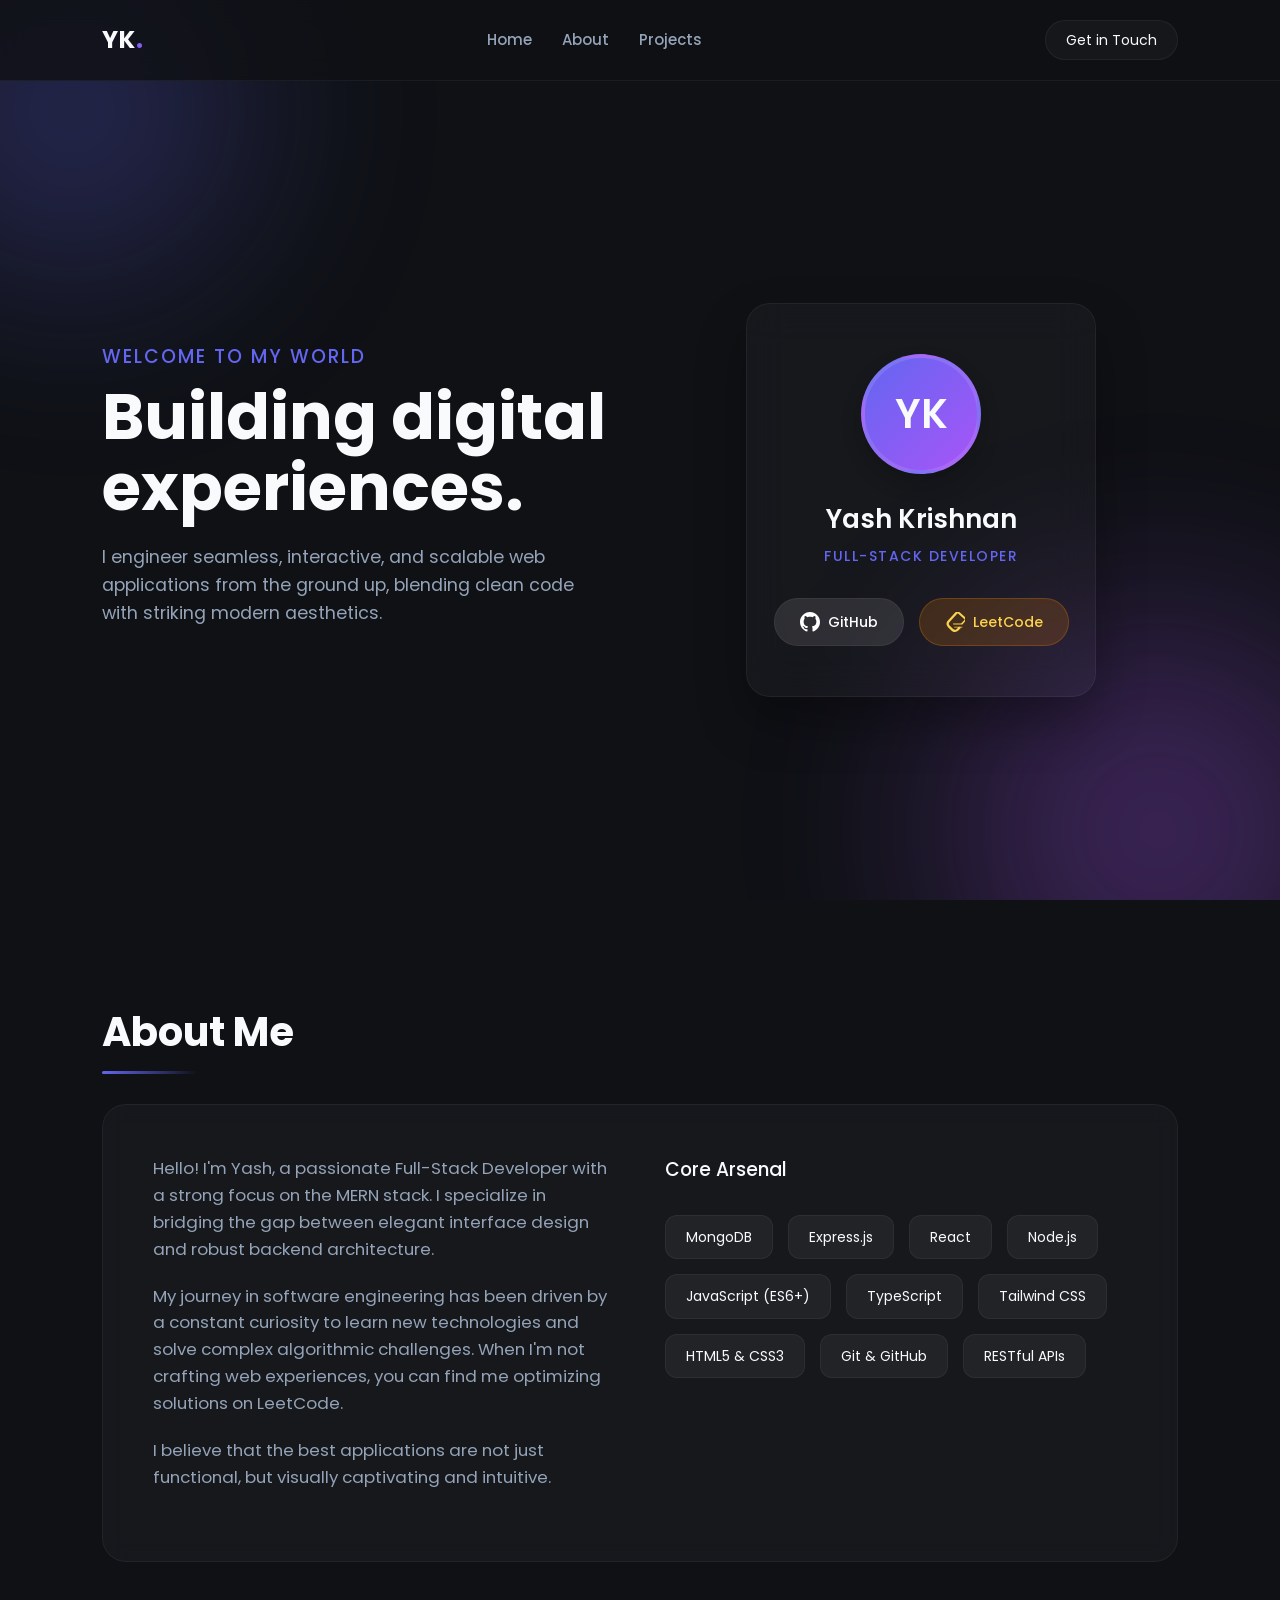
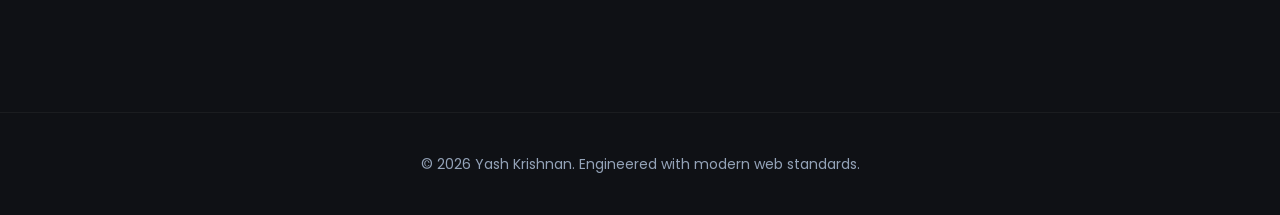
<file: Profilecard.html>
<!DOCTYPE html>
<html lang="en">
<head>
    <meta charset="UTF-8">
    <meta name="viewport" content="width=device-width, initial-scale=1.0">
    <title>Yash Krishnan Portfolio</title>
    <style>
        @import url('https://fonts.googleapis.com/css2?family=Poppins:wght@300;400;500;600;700&display=swap');

        :root {
            --bg-dark: #0f1115;
            --text-light: #f8fafc;
            --text-muted: #94a3b8;
            --primary: #6366f1;
            --secondary: #a855f7;
            --glass-bg: rgba(255, 255, 255, 0.03);
            --glass-border: rgba(255, 255, 255, 0.05);
        }

        * {
            margin: 0;
            padding: 0;
            box-sizing: border-box;
            font-family: 'Poppins', sans-serif;
            scroll-behavior: smooth;
        }

        body {
            background-color: var(--bg-dark);
            color: var(--text-light);
            overflow-x: hidden;
            line-height: 1.6;
        }

        ::-webkit-scrollbar {
            width: 8px;
        }

        ::-webkit-scrollbar-track {
            background: var(--bg-dark);
        }

        ::-webkit-scrollbar-thumb {
            background: #334155;
            border-radius: 4px;
        }

        .bg-elements {
            position: fixed;
            top: 0;
            left: 0;
            width: 100vw;
            height: 100vh;
            z-index: -1;
            overflow: hidden;
        }

        .orb {
            position: absolute;
            border-radius: 50%;
            filter: blur(100px);
            opacity: 0.4;
            animation: float 20s infinite alternate;
        }

        .orb-1 {
            width: 400px;
            height: 400px;
            background: radial-gradient(circle, var(--primary), transparent);
            top: -10%;
            left: -10%;
        }

        .orb-2 {
            width: 500px;
            height: 500px;
            background: radial-gradient(circle, var(--secondary), transparent);
            bottom: -20%;
            right: -10%;
            animation-delay: -5s;
        }

        @keyframes float {
            0% { transform: translate(0, 0) scale(1); }
            50% { transform: translate(50px, 50px) scale(1.1); }
            100% { transform: translate(-30px, 20px) scale(0.9); }
        }

        nav {
            position: fixed;
            top: 0;
            width: 100%;
            padding: 20px 8%;
            display: flex;
            justify-content: space-between;
            align-items: center;
            background: rgba(15, 17, 21, 0.8);
            backdrop-filter: blur(12px);
            border-bottom: 1px solid var(--glass-border);
            z-index: 100;
        }

        .logo {
            font-size: 24px;
            font-weight: 700;
            color: var(--text-light);
            text-decoration: none;
            letter-spacing: 1px;
        }

        .logo span {
            background: linear-gradient(to right, var(--primary), var(--secondary));
            -webkit-background-clip: text;
            -webkit-text-fill-color: transparent;
        }

        .nav-links {
            display: flex;
            gap: 30px;
        }

        .nav-links a {
            color: var(--text-muted);
            text-decoration: none;
            font-size: 15px;
            font-weight: 500;
            transition: color 0.3s;
        }

        .nav-links a:hover {
            color: var(--text-light);
        }

        .btn-contact {
            padding: 8px 20px;
            border-radius: 20px;
            background: var(--glass-bg);
            border: 1px solid var(--glass-border);
            color: var(--text-light);
            text-decoration: none;
            font-size: 14px;
            transition: all 0.3s;
        }

        .btn-contact:hover {
            background: rgba(255, 255, 255, 0.1);
            transform: translateY(-2px);
        }

        .hero {
            min-height: 100vh;
            display: flex;
            align-items: center;
            justify-content: space-between;
            padding: 100px 8% 0;
            gap: 50px;
        }

        .hero-text {
            flex: 1;
        }

        .hero-text h3 {
            color: var(--primary);
            font-weight: 500;
            letter-spacing: 2px;
            text-transform: uppercase;
            margin-bottom: 10px;
        }

        .hero-text h1 {
            font-size: 4rem;
            line-height: 1.1;
            font-weight: 700;
            margin-bottom: 20px;
        }

        .hero-text p {
            color: var(--text-muted);
            font-size: 1.1rem;
            max-width: 500px;
            margin-bottom: 30px;
        }

        .hero-visual {
            flex: 1;
            display: flex;
            justify-content: center;
            perspective: 1000px;
        }

        .profile-card {
            background: var(--glass-bg);
            backdrop-filter: blur(20px);
            border: 1px solid var(--glass-border);
            border-radius: 24px;
            padding: 50px 40px;
            width: 350px;
            text-align: center;
            box-shadow: 0 25px 50px rgba(0,0,0,0.3);
            transition: transform 0.5s cubic-bezier(0.175, 0.885, 0.32, 1.275), box-shadow 0.5s ease;
            position: relative;
        }

        .profile-card:hover {
            transform: translateY(-15px) rotateY(5deg);
            box-shadow: 0 30px 60px rgba(99, 102, 241, 0.2);
        }

        .avatar {
            width: 120px;
            height: 120px;
            background: linear-gradient(135deg, var(--primary), var(--secondary));
            border-radius: 50%;
            margin: 0 auto 25px;
            display: flex;
            align-items: center;
            justify-content: center;
            border: 4px solid rgba(255, 255, 255, 0.1);
            box-shadow: 0 10px 20px rgba(0,0,0,0.2);
        }

        .avatar h2 {
            font-size: 40px;
            font-weight: 600;
        }

        .name {
            font-size: 26px;
            margin-bottom: 5px;
            font-weight: 600;
        }

        .title {
            font-size: 14px;
            color: var(--primary);
            text-transform: uppercase;
            letter-spacing: 1.5px;
            margin-bottom: 20px;
            font-weight: 500;
        }

        .social-links {
            display: flex;
            gap: 15px;
            justify-content: center;
            margin-top: 30px;
        }

        .btn {
            text-decoration: none;
            color: #fff;
            padding: 12px 25px;
            border-radius: 30px;
            font-size: 14px;
            font-weight: 500;
            transition: all 0.3s ease;
            display: flex;
            align-items: center;
            gap: 8px;
        }

        .github { 
            background: rgba(255, 255, 255, 0.1); 
            border: 1px solid var(--glass-border);
        }
        
        .leetcode { 
            background: rgba(217, 119, 6, 0.2);
            border: 1px solid rgba(217, 119, 6, 0.3);
            color: #fcd34d;
        } 

        .btn:hover {
            transform: translateY(-3px);
            box-shadow: 0 10px 20px rgba(0,0,0,0.2);
        }

        .github:hover {
            background: rgba(255, 255, 255, 0.2);
        }

        .leetcode:hover {
            background: rgba(217, 119, 6, 0.4); 
        }

        .section-container {
            padding: 100px 8%;
            max-width: 1400px;
            margin: 0 auto;
        }

        .section-title {
            font-size: 2.5rem;
            margin-bottom: 40px;
            display: inline-block;
            position: relative;
        }

        .section-title::after {
            content: '';
            position: absolute;
            left: 0;
            bottom: -10px;
            width: 50%;
            height: 3px;
            background: linear-gradient(to right, var(--primary), transparent);
            border-radius: 2px;
        }

        .about-grid {
            display: grid;
            grid-template-columns: 1fr 1fr;
            gap: 50px;
            background: var(--glass-bg);
            border: 1px solid var(--glass-border);
            border-radius: 24px;
            padding: 50px;
            backdrop-filter: blur(10px);
        }

        .about-text p {
            color: var(--text-muted);
            margin-bottom: 20px;
            font-size: 1.05rem;
        }

        .skills-container {
            display: flex;
            flex-wrap: wrap;
            gap: 15px;
            margin-top: 30px;
        }

        .skill-tag {
            padding: 10px 20px;
            background: rgba(255, 255, 255, 0.05);
            border: 1px solid var(--glass-border);
            border-radius: 12px;
            font-size: 14px;
            color: var(--text-light);
            transition: all 0.3s;
            cursor: default;
        }

        .skill-tag:hover {
            background: rgba(99, 102, 241, 0.2);
            border-color: var(--primary);
            transform: translateY(-2px);
        }

        footer {
            text-align: center;
            padding: 40px 8%;
            border-top: 1px solid var(--glass-border);
            margin-top: 50px;
            color: var(--text-muted);
            font-size: 14px;
        }

        @media (max-width: 968px) {
            .hero {
                flex-direction: column;
                text-align: center;
                padding-top: 150px;
            }
            .hero-text p {
                margin: 0 auto 30px;
            }
            .about-grid {
                grid-template-columns: 1fr;
            }
            .nav-links {
                display: none;
            }
        }
    </style>
</head>
<body>

    <div class="bg-elements">
        <div class="orb orb-1"></div>
        <div class="orb orb-2"></div>
    </div>

    <nav>
        <a href="#" class="logo">YK<span>.</span></a>
        <div class="nav-links">
            <a href="#home">Home</a>
            <a href="#about">About</a>
            <a href="#projects">Projects</a>
        </div>
        <a href="mailto:yashkrishnan07@gmail.com" class="btn-contact">Get in Touch</a>
    </nav>

    <section id="home" class="hero">
        <div class="hero-text">
            <h3>Welcome to my world</h3>
            <h1>Building digital<br>experiences.</h1>
            <p>I engineer seamless, interactive, and scalable web applications from the ground up, blending clean code with striking modern aesthetics.</p>
        </div>
        
        <div class="hero-visual">
            <div class="profile-card">
                <div class="avatar">
                    <h2>YK</h2>
                </div>
                
                <h1 class="name">Yash Krishnan</h1>
                <p class="title">Full-Stack Developer</p>
                
                <div class="social-links">
                    <a href="https://github.com/YashKrishnan24" target="_blank" class="btn github">
                        <svg width="20" height="20" fill="currentColor" viewBox="0 0 24 24"><path d="M12 0c-6.626 0-12 5.373-12 12 0 5.302 3.438 9.8 8.207 11.387.599.111.793-.261.793-.577v-2.234c-3.338.726-4.033-1.416-4.033-1.416-.546-1.387-1.333-1.756-1.333-1.756-1.089-.745.083-.729.083-.729 1.205.084 1.839 1.237 1.839 1.237 1.07 1.834 2.807 1.304 3.492.997.107-.775.418-1.305.762-1.604-2.665-.305-5.467-1.334-5.467-5.931 0-1.311.469-2.381 1.236-3.221-.124-.303-.535-1.524.117-3.176 0 0 1.008-.322 3.301 1.23.957-.266 1.983-.399 3.003-.404 1.02.005 2.047.138 3.006.404 2.291-1.552 3.297-1.23 3.297-1.23.653 1.653.242 2.874.118 3.176.77.84 1.235 1.911 1.235 3.221 0 4.609-2.807 5.624-5.479 5.921.43.372.823 1.102.823 2.222v3.293c0 .319.192.694.801.576 4.765-1.589 8.199-6.086 8.199-11.386 0-6.627-5.373-12-12-12z"/></svg>
                        GitHub
                    </a>
                    <a href="https://leetcode.com/u/Yash_Krishnan/" target="_blank" class="btn leetcode">
                        <svg width="20" height="20" fill="currentColor" viewBox="0 0 24 24"><path d="M13.483 0a1.374 1.374 0 0 0-.961.438L7.116 6.226l-3.854 4.126a5.266 5.266 0 0 0-1.209 2.104 5.35 5.35 0 0 0-.125.513 5.527 5.527 0 0 0 .062 2.362 5.83 5.83 0 0 0 .349 1.017 5.939 5.939 0 0 0 1.271 1.818l4.277 4.193.039.038c2.248 2.165 5.852 2.133 8.063-.074l2.396-2.392c.54-.54.54-1.414.003-1.955a1.378 1.378 0 0 0-1.951-.003l-2.396 2.392a3.021 3.021 0 0 1-4.205.038l-.02-.019-4.276-4.193c-.652-.64-.972-1.469-.948-2.263a2.68 2.68 0 0 1 .066-.523 2.545 2.545 0 0 1 .619-1.164L9.13 8.114l5.789-6.195a.524.524 0 0 1 .737-.034l7.669 6.88a.525.525 0 0 1 .022.75l-4.102 4.398h-9.2a.525.525 0 0 0-.371.895l.04.041c.099.1.233.156.373.156h10.428a.524.524 0 0 0 .372-.148l4.903-5.253a1.374 1.374 0 0 0-.026-1.937l-8.918-7.994A1.375 1.375 0 0 0 13.483 0zm-2.022 17.584a.524.524 0 0 0-.372.894l.039.041c.099.1.234.156.373.156h8.847a.525.525 0 0 0 .373-.895l-.04-.04a.525.525 0 0 0-.372-.156h-8.848z"/></svg>
                        LeetCode
                    </a>
                </div>
            </div>
        </div>
    </section>

    <section id="about" class="section-container">
        <h2 class="section-title">About Me</h2>
        <div class="about-grid">
            <div class="about-text">
                <p>Hello! I'm Yash, a passionate Full-Stack Developer with a strong focus on the MERN stack. I specialize in bridging the gap between elegant interface design and robust backend architecture.</p>
                <p>My journey in software engineering has been driven by a constant curiosity to learn new technologies and solve complex algorithmic challenges. When I'm not crafting web experiences, you can find me optimizing solutions on LeetCode.</p>
                <p>I believe that the best applications are not just functional, but visually captivating and intuitive.</p>
            </div>
            
            <div>
                <h3 style="color: var(--text-light); margin-bottom: 20px; font-weight: 500;">Core Arsenal</h3>
                <div class="skills-container">
                    <div class="skill-tag">MongoDB</div>
                    <div class="skill-tag">Express.js</div>
                    <div class="skill-tag">React</div>
                    <div class="skill-tag">Node.js</div>
                    <div class="skill-tag">JavaScript (ES6+)</div>
                    <div class="skill-tag">TypeScript</div>
                    <div class="skill-tag">Tailwind CSS</div>
                    <div class="skill-tag">HTML5 & CSS3</div>
                    <div class="skill-tag">Git & GitHub</div>
                    <div class="skill-tag">RESTful APIs</div>
                </div>
            </div>
        </div>
    </section>

    <footer>
        <p>&copy; 2026 Yash Krishnan. Engineered with modern web standards.</p>
    </footer>

</body>
</html>
</file>
<file: style.css>
* {
    margin: 0;
    padding: 0;
    box-sizing: border-box;
}

html, body {
    height: 100%;
    width: 100%;
}

#main {
    height: 100%;
    width: 100%;
    display: flex;
    align-items: center;
    justify-content: center;
    
    font-family: 'Gill Sans', 'Gill Sans MT', Calibri, 'Trebuchet MS', sans-serif
}

h1{
    font-weight:normal ;
}

.shape {
    margin-left: 10px;
    margin-top: 10px;
    
    height: 200px; 
    width: 200px;
    display:flex;
    border:2px solid black;
    align-items: center;
    justify-content: center;
}

#square:hover{
    background-color: red;
    color: white;

}

#circle{
    border-radius: 50% ;
}

#circle:hover{
    background-color: green;
    color: white;
}

#diamond{
    rotate: 45deg;
     margin-top: 50px;
}
#diamond:hover{
    background-color: blue;
    color: white;
}
#diamond h1{
    rotate: -45deg;
}
</file>
